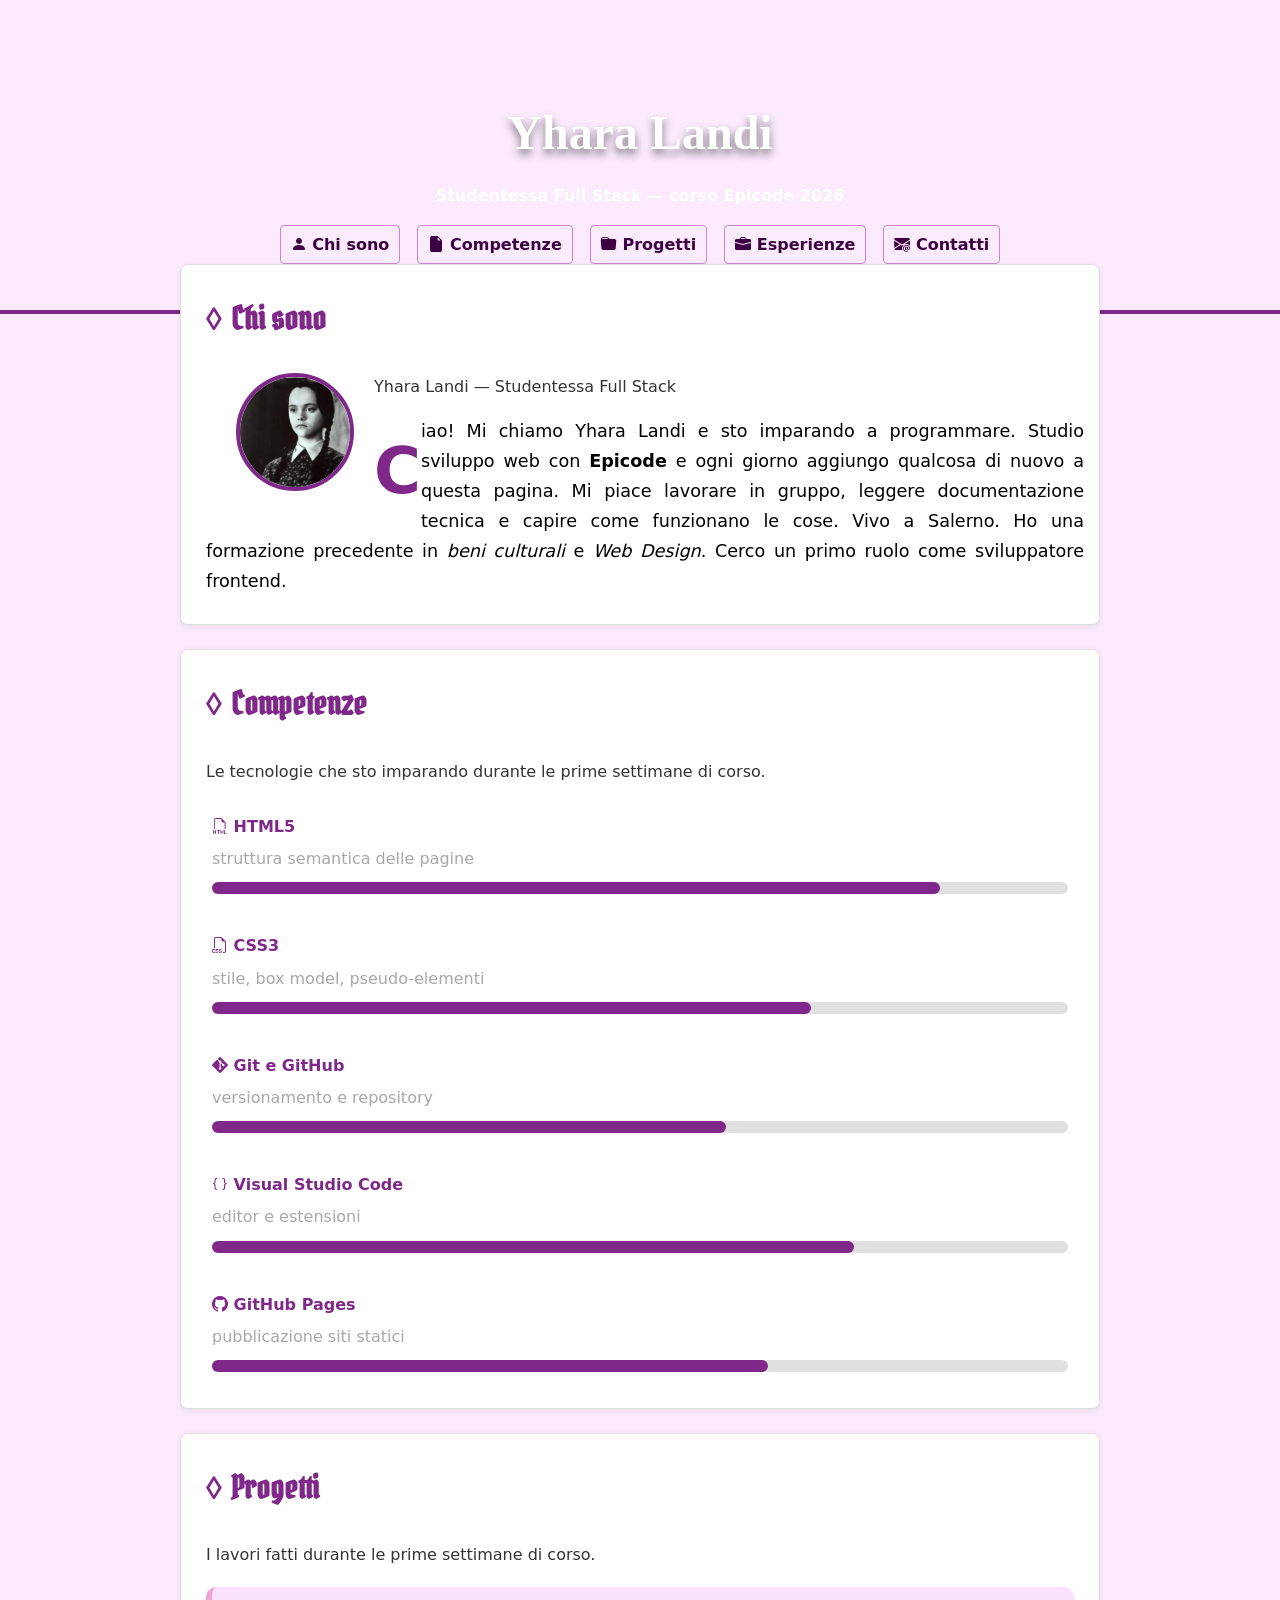
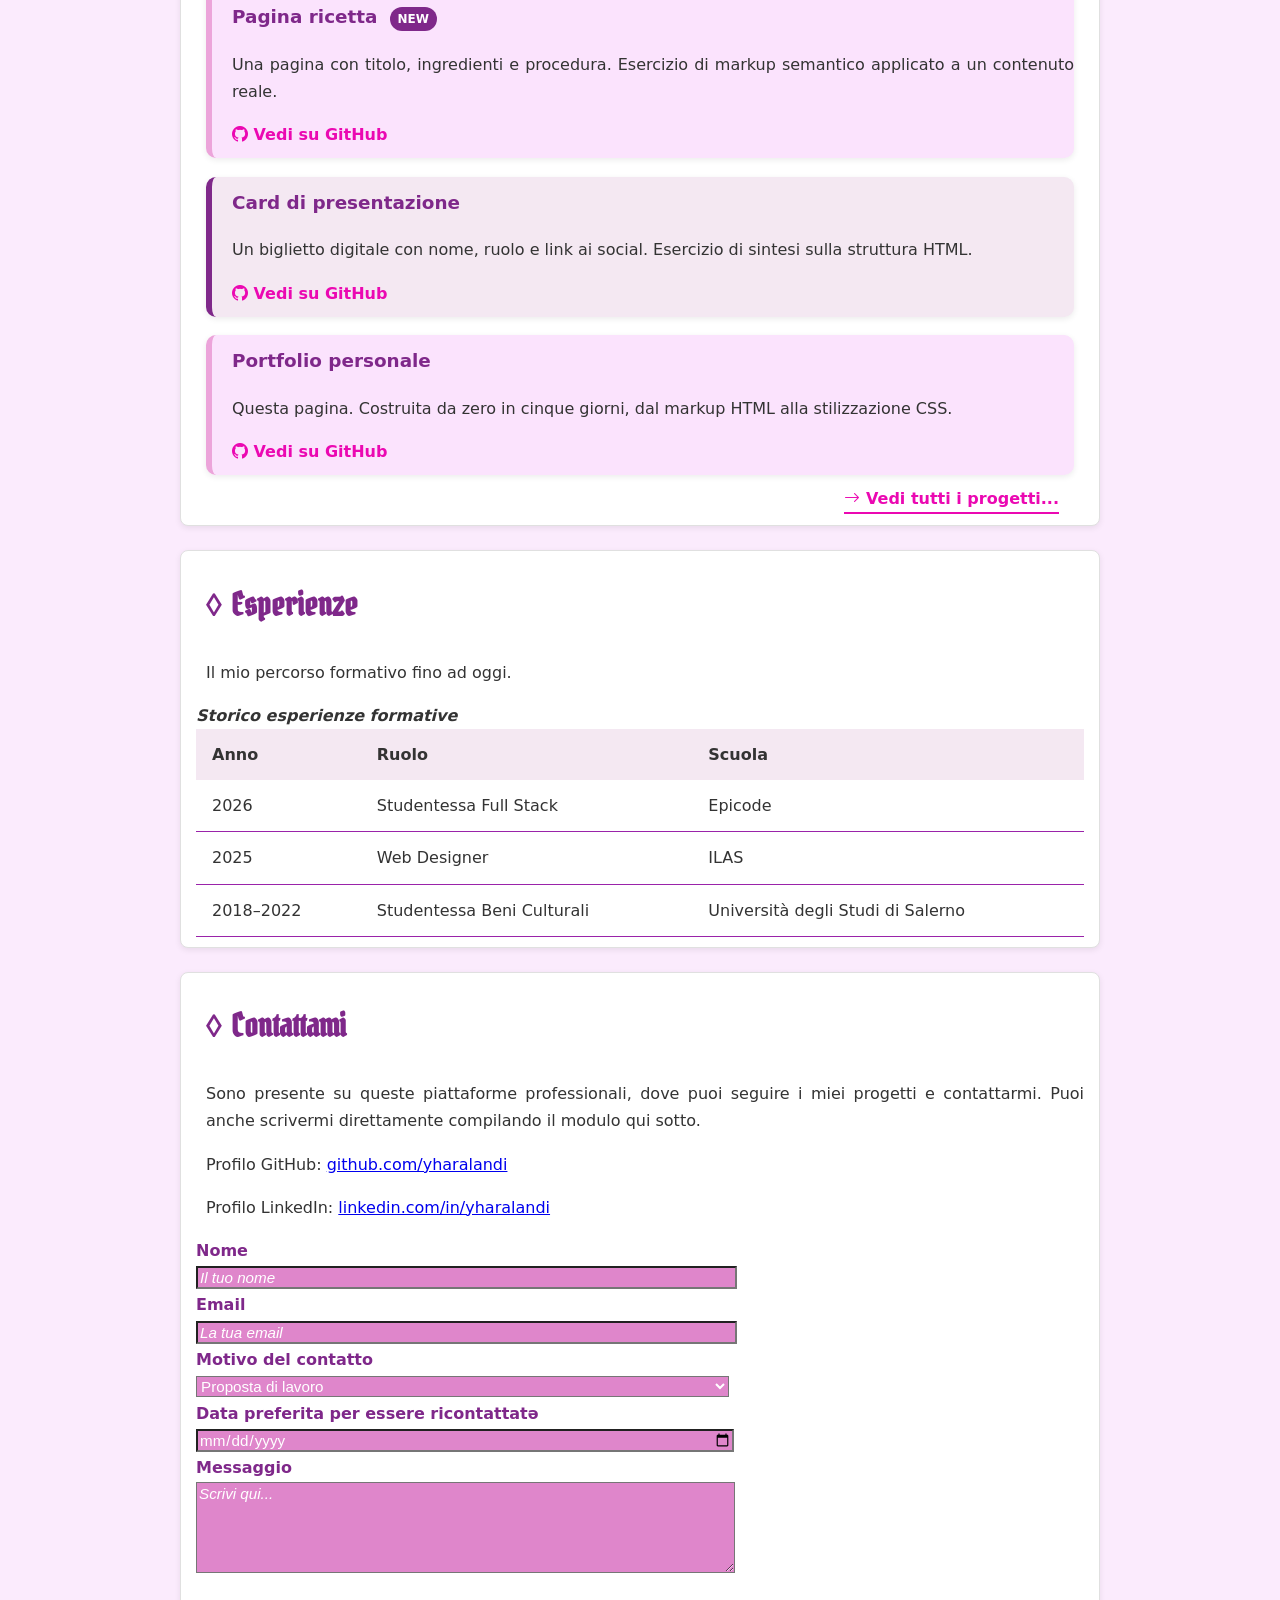
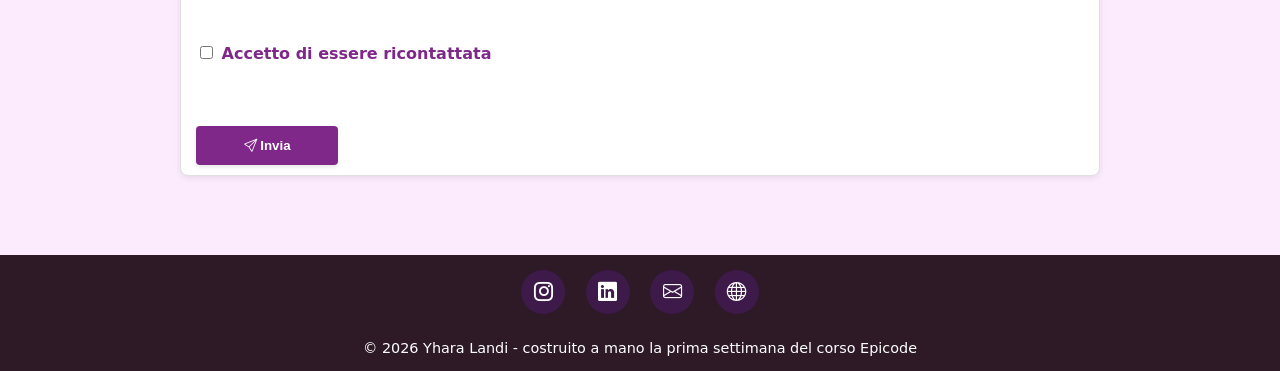
<file: index.html>
<!DOCTYPE html>
<html lang="it">

<head>
    <meta charset="UTF-8">
    <meta name="viewport" content="width=device-width, initial-scale=1.0">
    <title>Yhara Landi</title>
  <link rel="preconnect" href="https://fonts.googleapis.com">
<link rel="preconnect" href="https://fonts.gstatic.com" crossorigin>
<link href="https://fonts.googleapis.com/css2?family=Pirata+One&family=Roboto:ital,wght@0,100..900;1,100..900&display=swap" rel="stylesheet">
    <link rel="stylesheet" href="https://cdn.jsdelivr.net/npm/bootstrap-icons@1.13.1/font/bootstrap-icons.min.css">
    <link rel="stylesheet" href="assets/css/style.css">
</head>


<body>
    <header id="siteHeader">
        <h1>Yhara Landi</h1>
        <p class="cute"><b>Studentessa Full Stack</b> — corso Epicode 2026</p>

        <nav>
            <ul>
                <li><a href="#chiSono"><i class="bi bi-person-fill"></i> Chi sono</a></li>
                <li><a href="#competenze"><i class="bi bi-file-earmark-fill"></i> Competenze</a></li>
                <li><a href="#progetti"><i class="bi bi-folder-fill"></i> Progetti</a></li>
                <li><a href="#esperienze"><i class="bi bi-briefcase-fill"></i> Esperienze</a></li>
                <li><a href="#contatti"><i class="bi bi-envelope-at-fill"></i> Contatti</a></li>
            </ul>
        </nav>
    </header>

    <main>

        <div id="chiSono">
            <h2>Chi sono</h2>

            <figure>
                <img class="avatar" src="assets/img/waddams.jpeg" alt="Foto profilo">
                <figcaption>Yhara Landi — Studentessa Full Stack</figcaption>
            </figure>

            <p>Ciao! Mi chiamo Yhara Landi e sto imparando a programmare. Studio sviluppo web con
                <strong>Epicode</strong> e ogni
                giorno aggiungo qualcosa di nuovo a questa pagina. Mi piace lavorare in gruppo, leggere documentazione
                tecnica e capire come funzionano le cose. Vivo a Salerno. Ho una formazione precedente in <em>beni
                    culturali</em> e <em>Web Design</em>. Cerco un primo ruolo come sviluppatore frontend.
            </p>
        </div>

<div id="competenze">
    <h2>Competenze</h2>
    <p>Le tecnologie che sto imparando durante le prime settimane di corso.</p>
    <div class="skillRow">
        <h3><i class="bi bi-filetype-html"></i> HTML5</h3><p class="skillDescription">struttura semantica delle pagine</p>
        <div class="skillBarra"><div class="barra"></div></div>
    </div>
    <div class="skillRow">
        <h3><i class="bi bi-filetype-css"></i> CSS3</h3><p class="skillDescription">stile, box model, pseudo-elementi</p>
        <div class="skillBarra"><div class="barra"></div></div>
    </div>
    <div class="skillRow">
        <h3><i class="bi bi-git"></i> Git e GitHub</h3><p class="skillDescription">versionamento e repository</p>
        <div class="skillBarra"><div class="barra"></div></div>
    </div>
    <div class="skillRow">
        <h3><i class="bi bi-braces"></i> Visual Studio Code</h3><p class="skillDescription">editor e estensioni</p>
        <div class="skillBarra"><div class="barra"></div></div>
    </div>
    <div class="skillRow">
        <h3><i class="bi bi-github"></i> GitHub Pages</h3><p class="skillDescription">pubblicazione siti statici</p>
        <div class="skillBarra"><div class="barra"></div></div>
    </div>
</div>

        <div id="progetti">
            <h2>Progetti</h2>
            <p>I lavori fatti durante le prime settimane di corso.</p>

            <article class="project">
                <h3>Pagina ricetta</h3>
                <p>Una pagina con titolo, ingredienti e procedura. Esercizio di markup semantico applicato a un
                    contenuto reale.</p>
                <a href="javascript:void();"><i class="bi bi-github"></i> Vedi su GitHub</a>
            </article>

            <article class="project">
                <h3>Card di presentazione</h3>
                <p>Un biglietto digitale con nome, ruolo e link ai social. Esercizio di sintesi sulla struttura HTML.
                </p>
                <a href="javascript:void();"><i class="bi bi-github"></i> Vedi su GitHub</a>
            </article>
                        <article class="project">
                <h3>Portfolio personale</h3>
                <p>Questa pagina. Costruita da zero in cinque giorni, dal markup HTML alla stilizzazione CSS.</p>
                <a href="javascript:void();"><i class="bi bi-github"></i> Vedi su GitHub</a>
            </article>
            <a href="project.html" class="altriProgetti"><i class="bi bi-arrow-right"></i> Vedi tutti i progetti...</a>

        </div>

        <div id="esperienze">
            <h2>Esperienze</h2>
            <p>Il mio percorso formativo fino ad oggi.</p>

            <table>
                <caption>Storico esperienze formative</caption>
                <thead>
                    <tr>
                        <th scope="col">Anno</th>
                        <th scope="col">Ruolo</th>
                        <th scope="col">Scuola</th>
                    </tr>
                </thead>
                <tbody>
                    <tr>
                        <td>2026</td>
                        <td>Studentessa Full Stack</td>
                        <td>Epicode</td>
                    </tr>
                    <tr>
                        <td>2025</td>
                        <td>Web Designer</td>
                        <td>ILAS</td>
                    </tr>
                    <tr>
                        <td>2018–2022</td>
                        <td>Studentessa Beni Culturali</td>
                        <td>Università degli Studi di Salerno</td>
                    </tr>
                </tbody>
            </table>
        </div>

        <div id="contatti">
            <h2>Contattami</h2>
            <p>Sono presente su queste piattaforme professionali, dove puoi seguire i miei progetti e contattarmi. Puoi
                anche scrivermi direttamente compilando il modulo qui sotto.</p>

            <p>Profilo GitHub: <a href="https://github.com/YharaLandi" target="_blank">github.com/yharalandi</a></p>
            <p>Profilo LinkedIn: <a href="https://www.linkedin.com/in/yhara-landi-a729241b5/"
                    target="_blank">linkedin.com/in/yharalandi</a></p>

            <form action="#" method="POST">

                <label for="nome">Nome</label><br />
                <input type="text" id="nome" name="nome" placeholder="Il tuo nome" required><br />

                <label for="email">Email</label><br />
                <input type="email" id="email" name="email" placeholder="La tua email" required><br />

                <label for="motivo">Motivo del contatto</label><br />
                <select id="motivo" name="motivo">
                    <option value="lavoro">Proposta di lavoro</option>
                    <option value="domande">Domande</option>
                    <option value="collaborazione">Collaborazione</option>
                    <option value="altro">Altro</option>
                </select><br />

                <label for="data">Data preferita per essere ricontattatə</label><br />
                <input type="date" id="data" name="data"><br />

                <label for="messaggio">Messaggio</label><br />
                <textarea id="messaggio" name="messaggio" rows="5" required
                    placeholder="Scrivi qui..."></textarea><br />

                <p>&nbsp;</p>
                <label for="consenso">
                    <input type="checkbox" id="consenso" name="consenso" class="consenso" required>
                    Accetto di essere ricontattata
                </label><br />
                <p>&nbsp;</p>
                <button type="submit"><i class="bi bi-send"></i> Invia</button>

            </form>
        </div>

    </main>

    <footer id="siteFooter">
        <ul>
        <li><a href="https://www.instagram.com/quasar.genesis" target="_blank"><i class="bi bi-instagram"></i></a></li>
        <li><a href="https://www.linkedin.com/in/yhara-landi-a729241b5/" target="_blank"><i class="bi bi-linkedin"></i></a></li>
        <li><a href="mailto:landiyhara@gmail.com"><i class="bi bi-envelope"></i></a></li>
        <li><a href="https://github.com/YharaLandi" target="_blank"><i class="bi bi-globe"></i></a></li>
    </ul> <p>&copy; 2026 Yhara Landi - costruito a mano la prima settimana del corso Epicode</p>
    </footer>

</body>

</html>
</file>
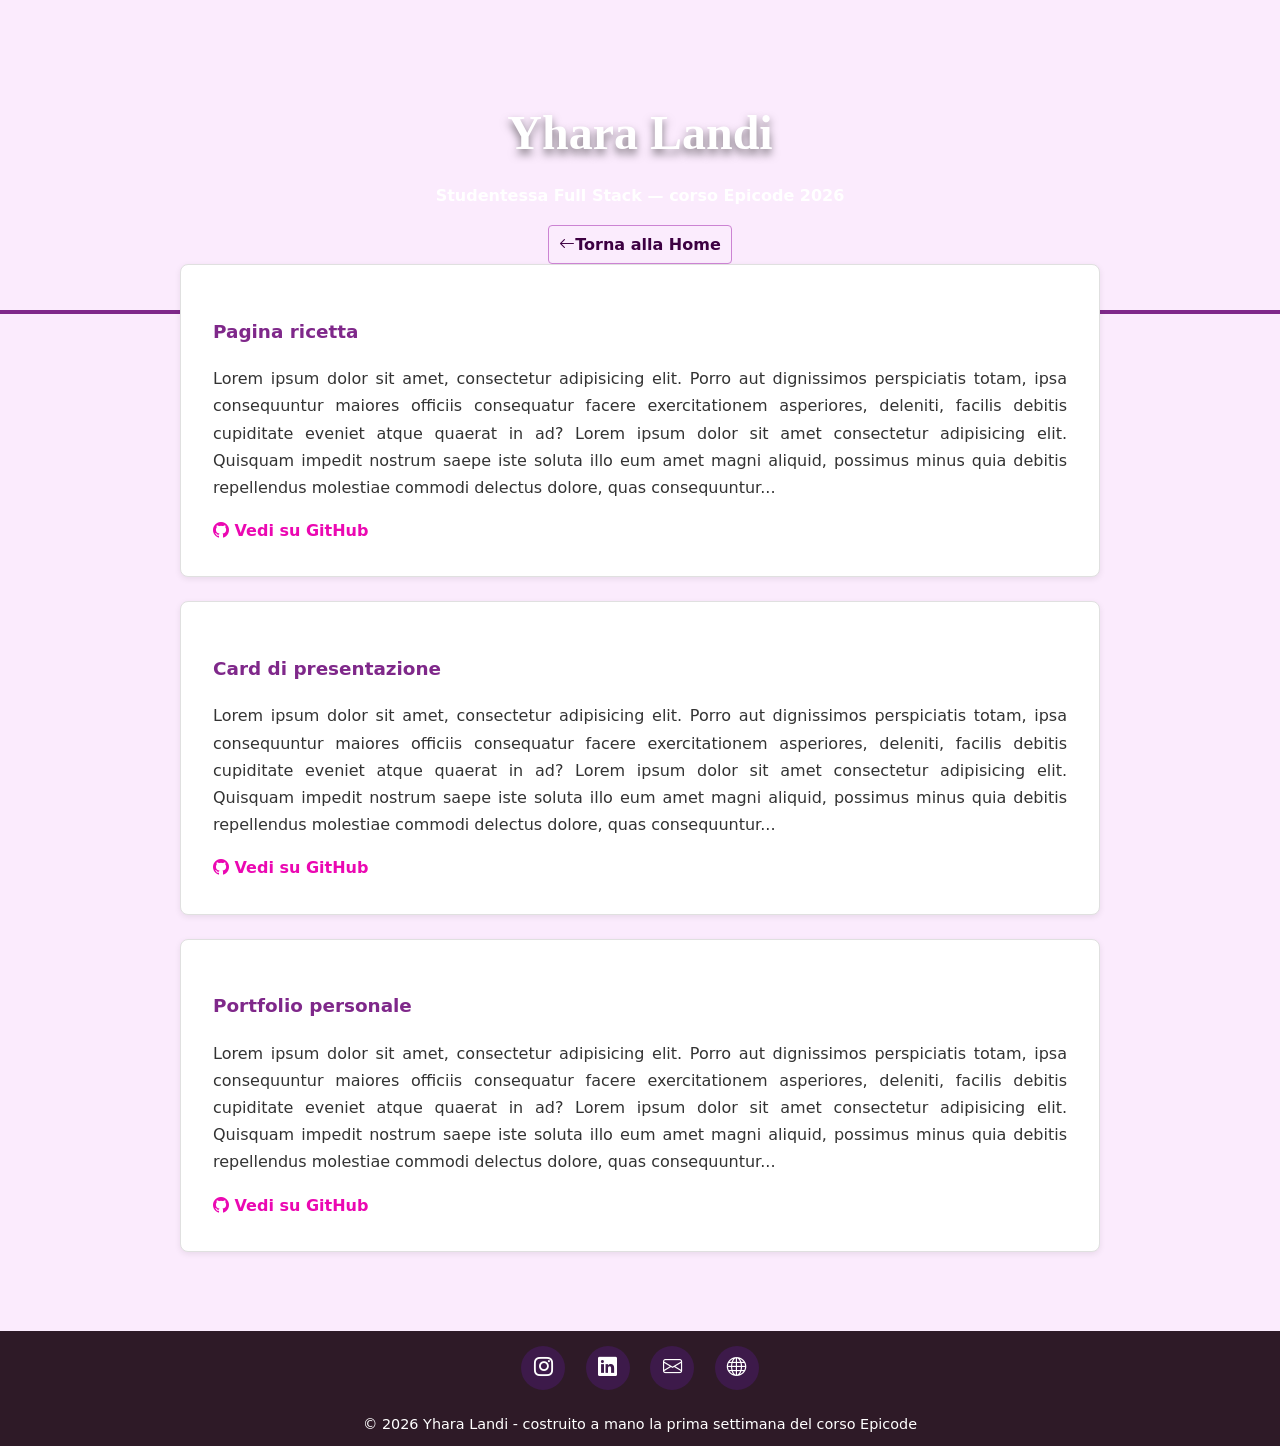
<file: project.html>
<!DOCTYPE html>
<html lang="it">

<head>
    <meta charset="UTF-8">
    <meta name="viewport" content="width=device-width, initial-scale=1.0">
    <title>Yhara Landi</title>
  <link rel="preconnect" href="https://fonts.googleapis.com">
<link rel="preconnect" href="https://fonts.gstatic.com" crossorigin>
<link href="https://fonts.googleapis.com/css2?family=Pirata+One&family=Roboto:ital,wght@0,100..900;1,100..900&display=swap" rel="stylesheet">
    <link rel="stylesheet" href="https://cdn.jsdelivr.net/npm/bootstrap-icons@1.13.1/font/bootstrap-icons.min.css">
    <link rel="stylesheet" href="assets/css/style.css">
</head>

<body>
    <header id="siteHeader">
        <h1>Yhara Landi</h1>
        <p class="cute"><b>Studentessa Full Stack</b> — corso Epicode 2026</p>

        <nav>
            <ul>
                <li><a href="index.html"><i class="bi bi-arrow-left"></i>Torna alla Home</a></li>
            </ul>
        </nav>
    </header>

<main>
    <div class="projectCard">
        <h3>Pagina ricetta</h3>
        <p>Lorem ipsum dolor sit amet, consectetur adipisicing elit. Porro aut dignissimos perspiciatis totam, ipsa consequuntur maiores officiis consequatur facere exercitationem asperiores, deleniti, facilis debitis cupiditate eveniet atque quaerat in ad? Lorem ipsum dolor sit amet consectetur adipisicing elit. Quisquam impedit nostrum saepe iste soluta illo eum amet magni aliquid, possimus minus quia debitis repellendus molestiae commodi delectus dolore, quas consequuntur...</p>
        <a href="javascript:void();"><i class="bi bi-github"></i> Vedi su GitHub</a>
    </div>
    <div class="projectCard">
        <h3>Card di presentazione</h3>
        <p>Lorem ipsum dolor sit amet, consectetur adipisicing elit. Porro aut dignissimos perspiciatis totam, ipsa consequuntur maiores officiis consequatur facere exercitationem asperiores, deleniti, facilis debitis cupiditate eveniet atque quaerat in ad? Lorem ipsum dolor sit amet consectetur adipisicing elit. Quisquam impedit nostrum saepe iste soluta illo eum amet magni aliquid, possimus minus quia debitis repellendus molestiae commodi delectus dolore, quas consequuntur...</p>
        <a href="javascript:void();"><i class="bi bi-github"></i> Vedi su GitHub</a>
    </div>
    <div class="projectCard">
        <h3>Portfolio personale</h3>
        <p>Lorem ipsum dolor sit amet, consectetur adipisicing elit. Porro aut dignissimos perspiciatis totam, ipsa consequuntur maiores officiis consequatur facere exercitationem asperiores, deleniti, facilis debitis cupiditate eveniet atque quaerat in ad? Lorem ipsum dolor sit amet consectetur adipisicing elit. Quisquam impedit nostrum saepe iste soluta illo eum amet magni aliquid, possimus minus quia debitis repellendus molestiae commodi delectus dolore, quas consequuntur...</p>
        <a href="javascript:void();"><i class="bi bi-github"></i> Vedi su GitHub</a>
    </div>
</main>

    <footer id="siteFooter">
        <ul>
        <li><a href="https://www.instagram.com/" target="_blank"><i class="bi bi-instagram"></i></a></li>
        <li><a href="https://www.linkedin.com/in/yhara-landi-a729241b5/" target="_blank"><i class="bi bi-linkedin"></i></a></li>
        <li><a href="mailto:tua@email.com"><i class="bi bi-envelope"></i></a></li>
        <li><a href="https://github.com/YharaLandi" target="_blank"><i class="bi bi-globe"></i></a></li>
    </ul> <p>&copy; 2026 Yhara Landi - costruito a mano la prima settimana del corso Epicode</p>
    </footer>

</body>

</html>
</file>
<file: assets/css/style.css>
/* Lasciate ogne speranza, voi ch'intrate*/
html,
body {
    margin: 0;
    padding: 0;
    font-size: 16px;
    line-height: 1.7;
    color: #333333;
    background-color: #fbebfd;
    box-sizing: border-box;
    font-family: system-ui, -apple-system, BlinkMacSystemFont, 'Segoe UI', Roboto, Oxygen, Ubuntu, Cantarell, 'Open Sans', 'Helvetica Neue', sans-serif;
}



#siteHeader {
    background-image: url(https://images.unsplash.com/photo-1557682250-33bd709cbe85?q=80&w=1129&auto=format&fit=crop&ixlib=rb-4.1.0&ixid=M3wxMjA3fDB8MHxwaG90by1wYWdlfHx8fGVufDB8fHx8fA%3D%3D);
    background-size: cover;
    background-position: center;
    color: #ffffff;
    text-align: center;
    padding: 60px 20px 0;
    border-bottom: 4px solid rgb(127, 40, 138);

}

#siteHeader h1 {
    font-family: 'Times New Roman', Times, serif;
    font-size: 3rem;
    font-weight: bold;
    text-shadow: 0 5px 9px rgba(0, 0, 0, 0.5);
    margin-bottom: -8px;
}

.cute {
    color: rgb(255, 255, 255);
    font-weight: 600;
}

nav li {
    display: inline-block;
}

nav a {
    color: #3d0042;
    font-weight: bold;
    text-decoration: none;
    display: inline-block;
    padding: 5px 10px;
    margin: 0 6px;
    border-radius: 4px;
    border: 1px solid #cc83d3;
    background-color: rgba(255, 255, 255, 0.062);
}

nav ul {
    list-style: none;
    margin-bottom: 46px;
    padding: 0;
}

nav a:hover {
    color: #ffffff;
    background-color: rgba(255, 255, 255, 0.2);
}

main {
    max-width: 920px;
    margin: 0 auto;
    padding: 0 20px 40px;
    margin-top: -50px;
}

main>div {
    margin-bottom: 24px;
    padding:0 15px 10px 15px;
    border: 1px solid #e0e0e0;
    border-radius: 8px;
    box-shadow: 0 2px 6px rgba(0, 0, 0, 0.08);
}

main h2 {
    font-size: 2rem;
    color: hsl(293, 55%, 35%);
    font-family: "Pirata One", cursive;
}

main div>h2::before {
    content: "◊ ";
    color: hsl(293, 55%, 35%);
    font-family: Arial, Helvetica, sans-serif;
}

main h3 {
    font-size: 1.15rem;
    color: hsl(293, 55%, 35%);
    text-align: left;
}

#chiSono,
#competenze,
#progetti,
#esperienze,
#contatti {
    background-color: #ffffff;
    text-align: justify;
}

#chiSono>p,
#competenze>p,
#progetti>p,
#esperienze>p,
#contatti>p,
#chiSono>h2,
#competenze>h2,
#progetti>h2,
#esperienze>h2,
#contatti>h2 {
    padding-left: 10px;
}

#chiSono p:first-of-type {
    font-size: 1.1rem;
    color: #000000;
}

.avatar {
    width: 110px;
    height: 110px;
    border: 4px solid hsl(293, 55%, 35%);
    border-radius: 50%;
    float: left;
    margin: 0 20px 12px 0;
}

#chiSono p:first-of-type::first-letter {
    font-size: 4rem;
    font-weight: bold;
    float: left;
    color: hsl(293, 55%, 35%);
}

/*competenze*/
.skillRow h3 {
    font-size: 1em;
    margin: 0 0 -5px 0;
}

.skillDescription {
    color: #aaa7aa;
    margin: 10px 0;
    padding: 0;
}

.skillRow {
    padding: 12px 16px 26px;
}


.skillBarra {
    background-color: #e0e0e0;
    border-radius: 6px;
    height: 12px;
}

.barra {
    height: 12px;
    background-color: hsl(293, 55%, 35%);
    border-radius: 6px;
}

.skillRow:nth-child(3) .barra {
    width: 85%;
}

.skillRow:nth-child(4) .barra {
    width: 70%;
}

.skillRow:nth-child(5) .barra {
    width: 60%;
}

.skillRow:nth-child(6) .barra {
    width: 75%;
}

.skillRow:nth-child(7) .barra {
    width: 65%;
}

/*progetti*/
#progetti {
    padding-bottom: 40px;
}

.project:nth-of-type(odd) {
    background-color: #fbe3fd;
    border-left: solid 6px #eca4da;

}

.project:nth-of-type(even) {
    background-color: #f4e8f2;
    border-left: solid 6px #7F288A;

}

.project {
    box-shadow: 0 2px 6px rgba(0, 0, 0, 0.08);
    margin-bottom: 10px;
    padding: 0 0 10px 20px;
    border-radius: 10px;
    margin: 10px;

}

.project h3 {
    padding-top: 10px;

}

.project:hover {
    box-shadow: 0 4px 12px rgba(0, 0, 0, 0.15);
}

.project:first-of-type h3::after {
    content: "NEW";
    display: inline-block;
    padding: 2px 8px;
    margin-left: 12px;
    background-color: hsl(293, 55%, 35%);
    color: #ffffff;
    border-radius: 16px;
    font-size: 0.75rem;
    margin-top: 10px;

}

.project a {
    color: #eb08b2;
    font-size: 1em;
    text-decoration: none;
    font-weight: 600;
}

.project a:hover {
    color: #7F288A;
    border-bottom: solid 4px #7F288A;
    text-decoration: none;
}

.project a:visited {
    color: #eb08b2;
}

/*link per la pagina extra*/
.altriProgetti {
    color: #eb08b2;
    font-size: 1em;
    text-decoration: none;
    float: right;
    margin-right: 25px;
    font-weight: 600;
    border-bottom: solid 2px #eb08b2;
}

.altriProgetti:visited {
    color: #eb08b2;
}

.altriProgetti:hover {
    color: #7F288A;
    border-bottom: solid 2px #7F288A;

}

/*tabella esperienze*/

table {
    border-collapse: collapse;
    width: 100%;
}

table caption {
    font-weight: 600;
    text-align: left;
    font-style: italic;
}

table,
th,
td {
    border: none;
}

td {
    border-bottom: 1px solid rgb(154, 35, 170);
}

thead tr {
    background-color: #f4e8f2;
}

th,
td {
    padding: 12px 16px;
    text-align: left;
}

label {
    font-weight: bold;
    color: rgb(127, 40, 138);
}

input,
textarea,
select {
    font-family: "Helvetica Neue", Arial, sans-serif;
    font-size: 0.95rem;
    width: 60%;
    background-color: #df86cb;
    color: white;
}

input::placeholder,
textarea::placeholder {
    color: #ffffff;
    font-style: italic;
}

input:focus,
textarea:focus,
select:focus {
    background-color: #9e3183;
    color: #ffffff;
}

.consenso {
    width: auto;
}

button {
    color: #ffffff;
    background-color: hsl(293, 55%, 35%);
    font-weight: bold;
    width: 16%;
    padding: 12px 24px;
    border: none;
    border-radius: 4px;
    box-shadow: 0 2px 4px rgba(0, 0, 0, 0.1);
}

button:hover {
    color: #eeeeee;
    background-color: hsl(295, 100%, 12%);
    box-shadow: 0 4px 8px rgba(0, 0, 0, 0.15);
}

#siteFooter {
    background-color: #2e1a27;
    color: #ffffff;
    text-align: center;
    font-size: 0.9rem;
}

#siteFooter ul {
    list-style: none;
    padding: 15px 0 0 0;
    margin: 15px 0 12px 0;
}

#siteFooter li {
    display: inline-block;
    margin: 0 8px;
}

#siteFooter a {
    display: inline-block;
    width: 44px;
    height: 44px;
    line-height: 44px;
    border-radius: 50%;
    background-color: #3d1a4a;
    color: #ffffff;
    font-size: 1.2rem;
    text-align: center;
    text-decoration: none;
}

#siteFooter a:hover {
    background-color: hsl(293, 55%, 35%);
    color: #9e3183;
}
#siteFooter p{
    margin: 0;
    padding: 10px;
}


/*nuova pagina*/
.projectCard {
    background-color: #ffffff;
    text-align: justify;
    padding: 32px;
    margin-bottom: 24px;
    border: 1px solid #e0e0e0;
    border-radius: 8px;
    box-shadow: 0 2px 6px rgba(0, 0, 0, 0.08);
}

.projectCard a {
    color: #eb08b2;
    font-size: 1em;
    text-decoration: none;
    font-weight: 600;
}

.projectCard a:hover {
    color: #7F288A;
    border-bottom: solid 4px #7F288A;
    text-decoration: none;
}
</file>
